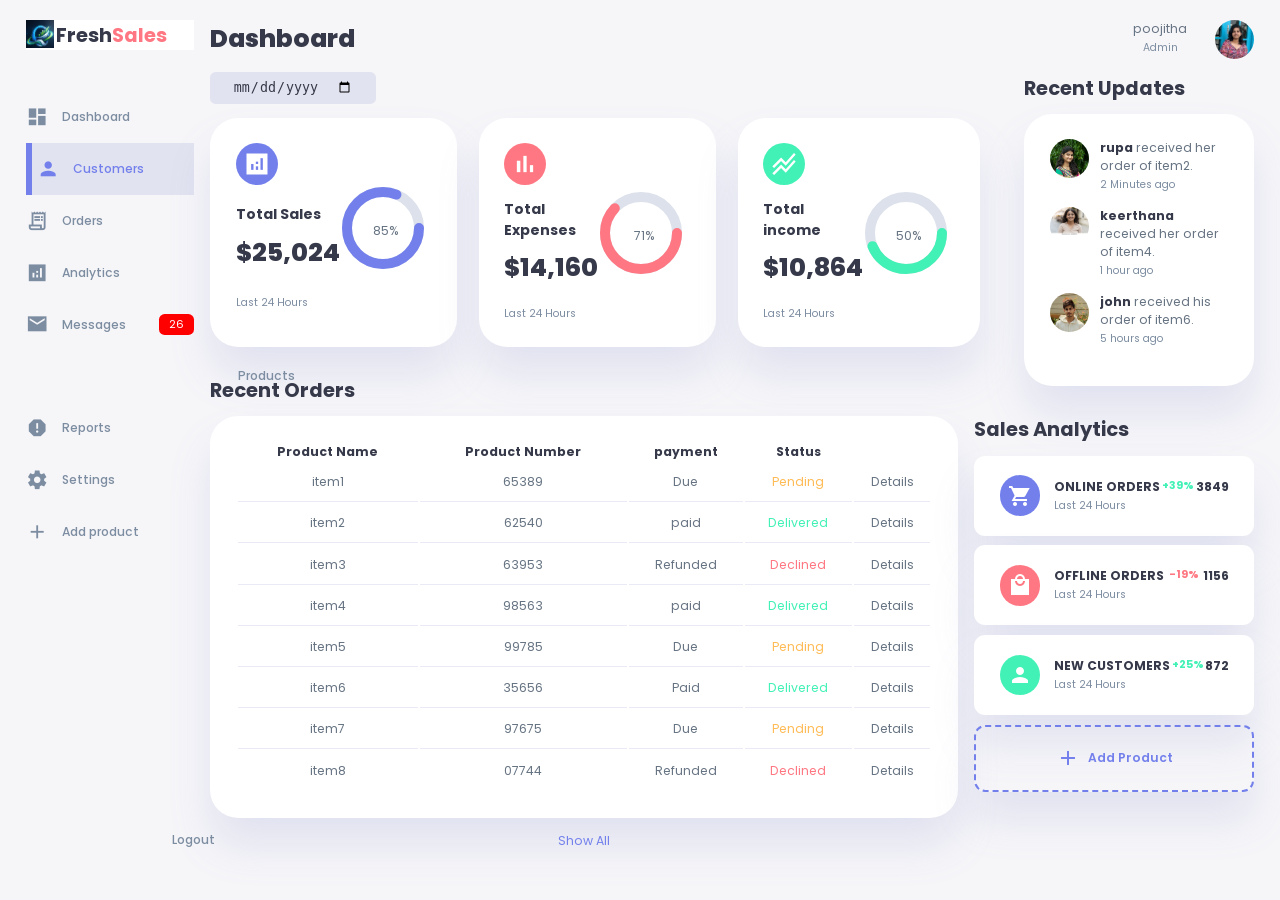
<file: index.html>
<!DOCTYPE html>
<html lang="en">
    <head>
        <meta charset="UTF-8">
        <meta http-equiv="X-UA-Compatible" content="IE=edge">
        <meta name="viewport" content="width=device-width, initial-scale=1.0">
        <title>CRM</title>
        <link href="https://fonts.googleapis.com/css2?family=Material+Icons+Sharp" rel="stylesheet">
        <link rel="stylesheet" href="./style.css">
    </head>
    <body>
       <div class="container">
        <aside>
            <div class="top">
                <div class="logo">
                    <img src="./logo6.png">
                    <h2>Fresh<span class="danger">Sales</span></h2>
                </div>
                <div class="close" id="close-btn">
                    <span class="material-icons-sharp">close</span>
                </div>
            </div>
            <div class="sidebar">
                <a href="#">
                    <span class="material-icons-sharp">dashboard</span>
                    <h3>Dashboard</h3>
                </a>
                <a href="#" class="active">
                    <span class="material-icons-sharp">person</span>
                    <h3>Customers</h3>
                </a>
                <a href="#">
                    <span class="material-icons-sharp">receipt_long</span>
                    <h3>Orders</h3>
                </a>
                <a href="#">
                    <span class="material-icons-sharp">analytics</span>
                    <h3>Analytics</h3>
                </a>
                <a href="#">
                    <span class="material-icons-sharp">mail</span>
                    <h3>Messages</h3>
                    <span class="message-count">26</span>
                </a>
                <a href="#">
                    <span class="material-icons-sharp">inventory</span>
                    <h3>Products</h3>
                </a>
                <a href="#">
                    <span class="material-icons-sharp">report</span>
                    <h3>Reports</h3>
                </a>
                <a href="#">
                    <span class="material-icons-sharp">settings</span>
                    <h3>Settings</h3>
                </a>
                <a href="#">
                    <span class="material-icons-sharp">add</span>
                    <h3>Add product</h3> 
                </a>
                <a href="#">
                    <span class="material-icons-sharp">logout</span>
                    <h3>Logout</h3>
                </a>
            </div>
        </aside>
        <main>
            <h1>Dashboard</h1>

            <div class="date">
                <input type="date">
            </div>

            <div class="insights">
                <div class="sales">
                    <span class="material-icons-sharp">analytics</span>
                    <div class="middle">
                        <div class="left">
                             <h3>Total Sales</h3>
                             <h1>$25,024</h1>
                        </div>
                        <div class="progress">
                            <svg>
                                <circle cx="38" cy="38" r="36"></circle>
                                 <circle cx="38" cy="38" r="36"></circle>
                            </svg>
                            <div class="number">
                                <p>85%</p>
                            </div>
                        </div>
                    </div>
                    <small class="text-muted">Last 24 Hours</small>
                </div>


                <div class="expenses">
                    <span class="material-icons-sharp">bar_chart</span>
                    <div class="middle">
                        <div class="left">
                             <h3>Total Expenses</h3>
                             <h1>$14,160</h1>
                        </div>
                        <div class="progress">
                            <svg>
                                <circle cx="38" cy="38" r="36"></circle>
                                <circle cx="38" cy="38" r="36"></circle>
                            </svg>
                            <div class="number">
                                <p>71%</p>
                            </div>
                        </div>
                    </div>
                    <small class="text-muted">Last 24 Hours</small>
                </div>






                <div class="income">
                    <span class="material-icons-sharp">stacked_line_chart</span>
                    <div class="middle">
                        <div class="left">
                             <h3>Total income</h3>
                             <h1>$10,864</h1>
                        </div>
                        <div class="progress">
                            <svg>
                                <circle cx="38" cy="38" r="36"></circle>
                                <circle cx="38" cy="38" r="36"></circle>
                            </svg>
                            <div class="number">
                                <p>50%</p>
                            </div>
                        </div>
                    </div>
                    <small class="text-muted">Last 24 Hours</small>
                </div>
               </div>
               <div class="recent-order">
                  <h2>Recent Orders</h2>
                  <table>
                    <thead>
                        <tr>
                            <th>Product Name</th>
                            <th>Product Number</th>
                            <th>payment</th>
                            <th>Status</th>
                             <th></th>
                        </tr>
                    </thead>
                    <tbody>
                        <tr>
                            <td>item1</td>
                            <td>65389</td>
                            <td>Due</td>
                            <td class="warning">Pending</td>
                            <td class="primary4">Details</td>
                        </tr>
                        <tr>
                            <td>item2</td>
                            <td>62540</td>
                            <td>paid</td>
                            <td class="success">Delivered</td>
                            <td class="primary4">Details</td>
                        </tr>
                        <tr>
                            <td>item3</td>
                            <td>63953</td>
                            <td>Refunded</td>
                            <td class="danger">Declined</td>
                            <td class="primary4">Details</td>
                        </tr>
                        <tr>
                            <td>item4</td>
                            <td>98563</td>
                            <td>paid</td>
                            <td class="success">Delivered</td>
                            <td class="primary4">Details</td>
                        </tr>
                        <tr>
                            <td>item5</td>
                            <td>99785</td>
                            <td>Due</td>
                            <td class="warning">Pending</td>
                            <td class="primary4">Details</td>
                        </tr>
                        <tr>
                            <td>item6</td>
                            <td>35656</td>
                            <td>Paid</td>
                            <td class="success">Delivered</td>
                            <td class="primary4">Details</td>
                        </tr>
                        <tr>
                            <td>item7</td>
                            <td>97675</td>
                            <td>Due</td>
                            <td class="warning">Pending</td>
                            <td class="primary4">Details</td>
                        </tr>
                        <tr>
                            <td>item8</td>
                            <td>07744</td>
                            <td>Refunded</td>
                            <td class="danger">Declined</td>
                            <td class="primary4">Details</td>
                        </tr>
                        
                    </tbody>
                  </table>
                  <a href="#">Show All</a>
               </div>
        </main>
        <div class="right">
            <div class="top">
                <button id="menu-btn">
                    <span class="material-icons-sharp">menu</span>
                </button>
                <div class="profile">
                    <div class="info">
                        <p>poojitha</p>
                        <small class="text-muted">Admin</small>
                    </div>
                    <div class="profile-photo">
                        <img src="./photo.jpeg">
                    </div>
                </div>
            </div>
            <div class="recent-updates">
                <h2>Recent Updates</h2>
                <div class="updates">
                    <div class="update">
                        <div class="profile-photo">
                            <img src="./photo2.jpeg">
                        </div>
                        <div class="message">
                            <p><b>rupa</b> received her order of item2.</p>
                            <small class="text-muted">2 Minutes ago</small>
                        </div>
                    </div>
                    <div class="update">
                        <div class="profile-photo">
                            <img src="./photo3.jpeg">
                        </div>
                        <div class="message">
                            <p><b>keerthana</b> received her order of item4.</p>
                            <small class="text-muted">1 hour ago</small>
                        </div>
                    </div>
                    <div class="update">
                        <div class="profile-photo">
                            <img src="./photo1.jpeg">
                        </div>
                        <div class="message">
                            <p><b>john</b> received his order of item6.</p>
                            <small class="text-muted">5 hours ago</small>
                        </div>
                    </div>
                    
                    
                </div>
            </div>


            <div class="sales-analytics">
                <h2>Sales Analytics</h2>
                <div class="item online">
                     <div class="icon">
                        <span class="material-icons-sharp">shopping_cart</span>
                     </div>
                     <div class="right">
                        <div class="info">
                            <h3>ONLINE ORDERS</h3>
                            <small class="text-muted">Last 24 Hours</small>
                        </div>
                        <h5 class="success">+39%</h5>
                        <h3>3849</h3>
                     </div>
                </div>
                <div class="item offline">
                     <div class="icon">
                        <span class="material-icons-sharp">local_mall</span>
                     </div>
                     <div class="right">
                        <div class="info">
                            <h3>OFFLINE ORDERS</h3>
                            <small class="text-muted">Last 24 Hours</small>
                        </div>
                        <h5 class="danger">-19%</h5>
                        <h3>1156</h3>
                     </div>
                </div>
                <div class="item customers">
                     <div class="icon">
                        <span class="material-icons-sharp">person</span>
                     </div>
                     <div class="right">
                        <div class="info">
                            <h3>NEW CUSTOMERS</h3>
                            <small class="text-muted">Last 24 Hours</small>
                        </div>
                        <h5 class="success">+25%</h5>
                        <h3>872</h3>
                     </div>
                </div>
                <div class="item add-product">
                    <div>
                        <span class="material-icons-sharp">add</span>
                        <h3>Add Product</h3>
                    </div>

                </div>
            </div>
        </div>
       </div>
       <script src="script.js"></script>
    </body>
</html>
</file>
<file: style.css>
@import url('https://fonts.googleapis.com/css2?family=Poppins:wght@300;400;500;600;700;800&display=swap');


:root{
    --color-primary : #7380ec;
    --color-danger : #ff7782;
    --color-success:#41f1b6;
    --color-warning:#ffbb55;
    --color-white:#fff;
    --color-info-dark:#7d8da1;
    --color-info-light:#dce1eb;
    --color-dark:#363949;
    --color-light:rgba(132,139,200,0.18);
    --color-primary-variant:#111e88;
    --color-dark-variant:#677483;
    --color-background:#f6f6f9;
    

    --card-border-radius:2rem;
    --border-radius-1:0.4rem;
    --border-radius-2:0.8rem;
    --border-radius-3:1.2rem;

    --card-padding:1.8rem;
    --padding-1:1.2rem;

    --box-shadow:0 2rem 3rem var(--color-light);


}
* {
    margin: 0;
    padding: 0;
    outline: 0;
    appearance: none;
    border: 0;
    text-decoration: none;
    list-style: none;
    box-sizing: border-box;
}

html{
    font-size: 14px;
}
body{
    width: 100%;
    min-height: 100vh;
    font-family: 'Poppins', sans-serif;
    font-size: 0.88rem;
    background: var(--color-background);
    user-select: none;
    overflow-x: hidden;
    color: var(--color-dark);
}

.container{
    display: grid;
    width: min(96%, 1400px);
    margin: 0 auto;
    gap: 1.2rem;
    grid-template-columns: 12rem minmax(0, 1fr) 20rem;
}
a{
    color: var(--color-dark);
}
img{
    display: block;
    width: 100%;
}
h1{
    font-weight: 800;
    font-size: 1.8rem;
}
h2{
    font-size: 1.4rem;
}
h3{
    font-size: 0.87rem;
}
h4{
    font-size: 0.8rem;
}
h5{
    font-size: 0.77rem;
}
small{
    font-size: 0.75rem;
}
.profile-photo{
    width: 2.8rem;
    height: 2.8rem;
    border-radius: 50%;
    overflow: hidden;
}
.text-muted{
    color: var(--color-info-dark);
}
p{
    color: var(--color-dark-variant);
}
b{
    color: var(--color-dark);
}
.primary{
    color: var(--color-primary);
}
.danger{
    color: var(--color-danger);
}
.success{
    color: var(--color-success);
}
.warning{
    color: var(--color-warning);
}


aside{
    min-height: 100vh;
}
aside .top{
    background: white;
    display: flex;
    align-items: center;
    justify-content: space-between;
    margin-top: 1.4rem;
}
aside .logo{
    display: flex;
    gap: 0.2rem;
}
aside .logo img{
    width: 2rem;
    height: 2rem;
}
aside .close{
    display: none;
}
aside .sidebar{
    display: flex;
    flex-direction: column;
    height: 86vh;
    position: relative;
    top: 3rem;
}
aside h3{
    font-weight: 500;
}
aside .sidebar a{
    display: flex;
    color: var(--color-info-dark);
    margin-left: 0rem;
    gap: 1rem;
    align-items: center;
    position: relative;
    height: 3.7rem;
    transition: all 300ms ease;
}
aside .sidebar a span{
    font-size: 1.6rem;
    transition: all 300ms ease;
}
aside .sidebar a:last-child{
    margin-top: auto;
}
aside .sidebar a.active{
    background: var(--color-light);
    color: var(--color-primary);
    margin-left: 0;
}
aside .sidebar a.active::before{
    content: "";
    position: absolute;
    left: 0;
    width: 6px;
    height: 100%;
    background: var(--color-primary);
}
aside .sidebar a.active span{
    color: var(--color-primary);
    margin-left: calc(1rem - 3px);
}
aside .sidebar a:hover{
    color: var(--color-primary);
}
 aside .sidebar a:hover span{
    margin-left: 1rem;
 }
 aside .sidebar .message-count{
    margin-left: auto;
    background: var(--color-danger);
    color: var(--color-white);
    padding: 2px 10px;
    font-size: 11px;
    border-radius: var(--border-radius-1);
    display: inline-block;
 }
 .message-count{
    background: red !important;
}
/*====================      main     =========================*/
main{
    margin-top: 1.4rem;
}

main .date{
    display: inline-block;
    background: var(--color-light);
    border-radius: var(--border-radius-1);
    margin-top: 1rem;
    padding: 0.5rem 1.6rem;
}

main .date input[type="date"]{
    background: transparent;
    color: var(--color-dark);
}
main .insights{
    display: grid;
    grid-template-columns: repeat(3, 1fr);
    gap:1.6rem;
}
main .insights > div {
    background: var(--color-white);
    padding: var(--card-padding);
    border-radius: var(--card-border-radius);
    margin-top: 1rem;
    box-shadow: var(--box-shadow);
    transition: all 300ms ease;
}
main .insights > div:hover{
    box-shadow: none;
}

main .insights > div span{
    background: var(--color-primary);
    padding: 0.5rem;
    border-radius: 50%;
    color: var(--color-white);
    font-size: 2rem;
}

main .insights > div.expenses span{
    background: var(--color-danger);
}
main .insights > div.income span{
    background: var(--color-success);
}
main .insights > div .middle{
    display: flex;
    align-items: center;
    justify-content: space-between;
}

main .insights h3{
    margin: 1rem 0 0.6rem;
    font-size: 1rem;
}
main .insights .progress{
    position: relative;
    width: 92px;
    height: 92px;
    border-radius: 50%;
}
main .insights svg{
    width: 7rem;
    height: 7rem;
}
main .insights svg circle{
    fill: none;
    stroke-width: 10;
    stroke-linecap: round;
    transform: translate(5px,5px);
    stroke-dasharray: 226;
    stroke-dashoffset: 226;
}

/* background circle */
main .insights svg circle:first-child{
    stroke: var(--color-info-light);
    stroke-dashoffset: 0;
}

/* SALES progress */
main .insights .sales svg circle:last-child{
    stroke: var(--color-primary);
    stroke-dashoffset: calc(226 - (226 * 81) / 100);
}

/* EXPENSES progress */
main .insights .expenses svg circle:last-child{
    stroke: var(--color-danger);
    stroke-dashoffset: calc(226 - (226 * 62) / 100);
}

/* INCOME progress */
main .insights .income svg circle:last-child{
    stroke: var(--color-success);
    stroke-dashoffset: calc(226 - (226 * 44) / 100);
}
main .insights .progress .number{
    position: absolute;
    top: 0;
    left: 0;
    height: 100%;
    width: 100%;
    display: flex;
    justify-content: center;
    align-items: center;
}
main .insights small{
    margin-top: 1.3rem;
    display: block;
}
main .recent-order{
    margin-top: 2rem;
}
main .recent-order h2{
    margin-bottom: 0.8rem;
}
main .recent-order table{
    background: var(--color-white);
    width: 100%;
    border-radius: var(--card-border-radius);
    padding: var(--card-padding);
    text-align: center;
    box-shadow: var(--box-shadow);
    transition: all 300ms ease;
}

main .recent-order table:hover{
    box-shadow: none;
}
main table tbody td{
    height: 2.8rem;
    border-bottom: 1px solid var(--color-light);
    color: var(--color-dark-variant);
}
main table tbody tr:last-child td{
    border: none;
}

main .recent-order a{
    text-align: center;
    display: block;
    margin: 1rem auto;
    color: var(--color-primary);
}
.right{
    margin-top: 1.4rem;
}
.right .top{
    display: flex;
    justify-content: var(--border-radius);
    gap: 2rem;
}
.right .top button{
    display: none;
}
.right .top .profile{
    display: flex;
    gap: 2rem;
    text-align: center;
    margin-left: auto;
}
.right .recent-updates{
    margin-top: 1rem;
    margin-left: 50px;
}

.right .recent-updates h2{
    margin-bottom: 0.8rem;
}

.right .recent-updates .updates{
    background: var(--color-white);
    padding: var(--card-padding);
    border-radius: var(--card-border-radius);
    box-shadow: var(--box-shadow);
    transition: all 300ms ease;
}

.right .recent-updates .updates:hover{
    box-shadow: none;
}

.right .recent-updates .updates .update{
    display: grid;
    grid-template-columns: 2.6rem auto;
    gap:1rem;
    margin-bottom: 1rem;
}
.right .sales-analytics{
    margin-top: 2rem;
}
.right .sales-analytics h2{
    margin-bottom: 0.8rem;
}
.right .sales-analytics .item{
    background: var(--color-white);
    display: flex;
    align-items: center;
    gap:1rem;
    margin-bottom: 0.7rem;
    padding: 1.4rem var(--card-padding);
    border-radius: var(--border-radius-2);
    box-shadow: var(--box-shadow);
    transition: all 300ms ease;
}

.right .sales-analytics .item:hover{
    box-shadow: none;
}

.right .sales-analytics .item .right{
    display: flex;
    justify-content: space-between;
    align-items: start;
    margin: 0;
    width: 100%;
}

.right .sales-analytics .item .icon{
    padding: 0.6rem;
    color: var(--color-white);
    border-radius: 50%;
    background: var(--color-primary);
    display: flex;
}

.right .sales-analytics .item.offline .icon{
    background: var(--color-danger);
}

.right .sales-analytics .item.customers .icon{
    background: var(--color-success);
}

.right .sales-analytics .add-product{
    background-color: transparent;
    border: 2px dashed var(--color-primary);
    color: var(--color-primary);
    display: flex;
    align-items: center;
    justify-content: center;
}

.right .sales-analytics .add-product:hover{
    background: var(--color-info-dark);
    color: var(--color-white);
}

.right .sales-analytics .add-product div{
    display: flex;
    align-items: center;
    gap: 0.6rem;
}

.right .sales-analytics .add-product div h3{
    font-weight: 600;
}

@media screen and(max-width: 1200px){
    .container{
        width: 94%;
        grid-template-columns: 7rem auto 23rem;
    }
    aside .logo h2{
        display: none;
    }
    aside .sidebar h3{
        display: none;
    }
    aside .sidebar a{
        width: 5.6rem;
    }
    aside .sidebar a:last-child{
        grid-template-columns: 1fr;
        gap: 0;
    }
    main .recent-order{
        width: 94%;
        position: absolute;
        left: 50%;
        transform: translate(-50%);
        margin: 2rem;
    }
    main .recent-orders table{
        width: 83vw;
    }
    main table body tr td:last-child,
    main table body tr td:first-child{
        display: none;
    }

}


@media screen and (max-width: 768px)  {
    .container{
        width: 100%;
        grid-template-columns: 1fr;
    }
    aside{
        position: fixed;
        left: 0;
        background: var(--color-white);
        width: 18rem;
        z-index: 3;
        box-shadow: 1rem 3rem 4rem var(--color-light);
        height: 100vh;
        padding-right: var(--card-padding);
        display: none;
        animation: showMenu 400ms ease forwards;
    }
    @keyframes showMenu {
        to{
            left:0;
        }
    }
    aside .logo{
        marginleft:1rem;
    }
    aside .logo h2{
        display: inline;
    }
    aside .sidebar h3{
        display: inline;
    }
    aside .sidebar a{
        width: 100%;
        height: 3.4rem;
    }
    aside .sidebar a:last-child{
        position: absolute;
        bottom: 0.2rem;
    }
    aside .close{
        display: inline-block;
        cursor: pointer;
    }
    main{
        margin-top: 8rem;
        padding: 0 1rem;
    }
    main .recent-order{
        position: relative;
        margin: 3rem 0 0 0;
        width: 100%;
    }main .recent-order table{
        width: 100%;
        margin: 0;
    }
    .right{
        width: 94%;
        margin: 0 auto 4rem;
    }
    .right .top{
        position: fixed;
        top: 0;
        left: 0;
        align-items: center;
        padding: 0 0.8rem;
        height: 4.6rem;
        background: var(--color-white);
        width: 100%;
        margin: 0;
        z-index:2;
        box-shadow: 0 1rem 1rem var(--color-light);
    }
    .right .profile .info{
        display: none;
    }
    .right .top button{
        display: inline-block;
        background: transparent;
        cursor: pointer;
        color: var(--color-dark);
        position: absolute;
        left: 1rem;
    }
    .right .top button span{
        font-size: 2rem;
    }
}
</file>
